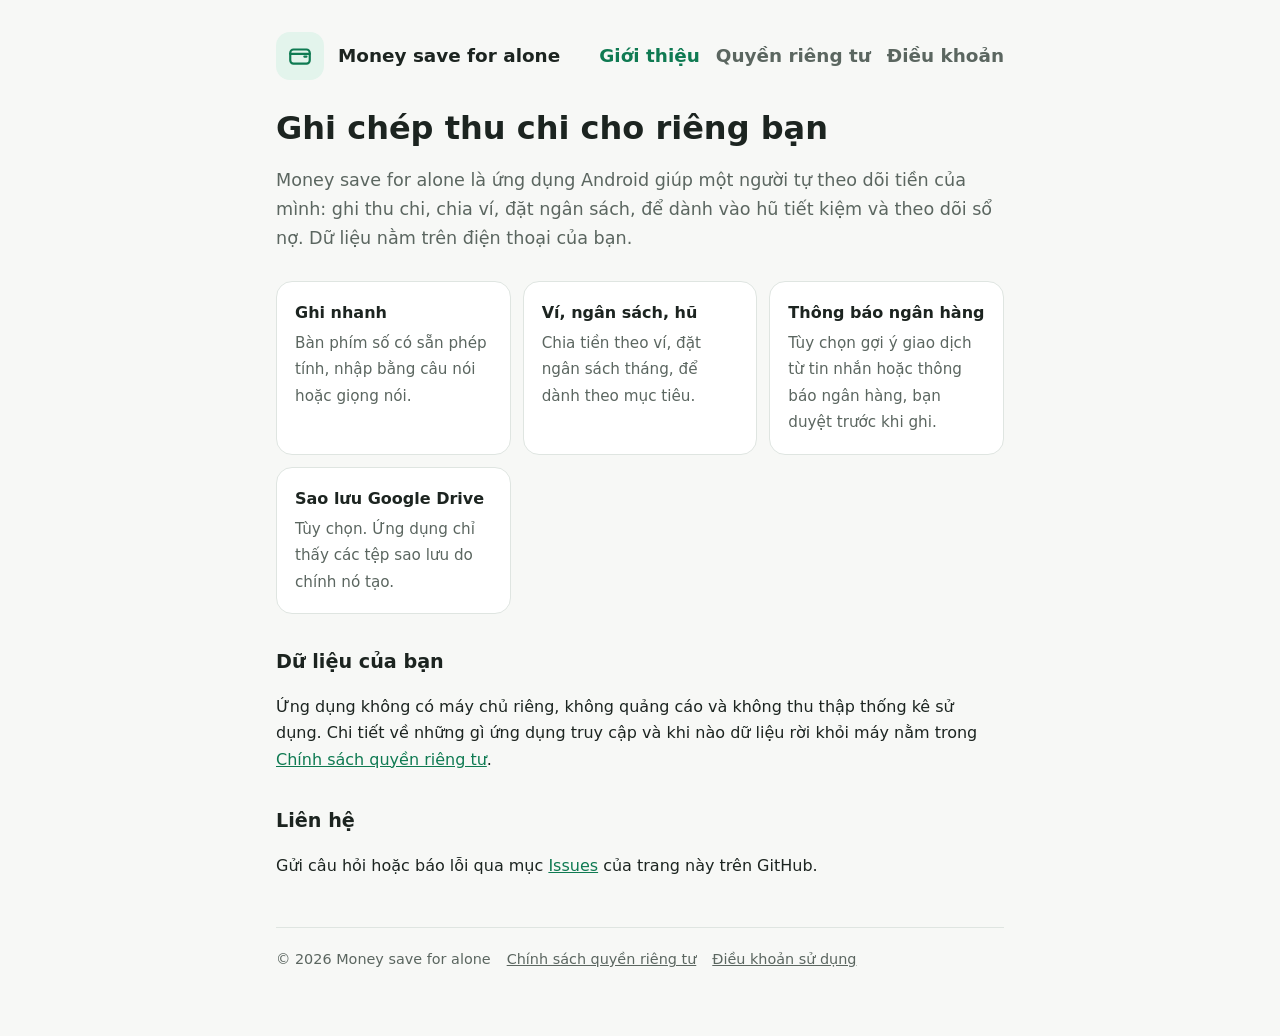
<file: index.html>
<!doctype html>
<html lang="vi">
<head>
<meta charset="utf-8">
<meta name="viewport" content="width=device-width, initial-scale=1">
<title>Money save for alone</title>
<meta name="description" content="Ứng dụng Android ghi chép thu chi cá nhân, dữ liệu nằm trên máy của bạn.">
<link rel="stylesheet" href="style.css">
</head>
<body>
<div class="wrap">
  <header>
    <div class="mark" aria-hidden="true">
      <svg width="26" height="26" viewBox="0 0 24 24" fill="none" stroke="currentColor" stroke-width="2" stroke-linecap="round" stroke-linejoin="round"><rect x="3" y="6" width="18" height="13" rx="3"/><path d="M16 12.5h2"/><path d="M3 10h18"/></svg>
    </div>
    <a href="./">Money save for alone</a>
    <nav>
      <a href="./" aria-current="page">Giới thiệu</a>
      <a href="privacy.html">Quyền riêng tư</a>
      <a href="terms.html">Điều khoản</a>
    </nav>
  </header>

  <main>
    <h1>Ghi chép thu chi cho riêng bạn</h1>
    <p class="lead">Money save for alone là ứng dụng Android giúp một người tự theo dõi tiền của mình: ghi thu chi, chia ví, đặt ngân sách, để dành vào hũ tiết kiệm và theo dõi sổ nợ. Dữ liệu nằm trên điện thoại của bạn.</p>

    <div class="cards">
      <div class="card"><strong>Ghi nhanh</strong><span>Bàn phím số có sẵn phép tính, nhập bằng câu nói hoặc giọng nói.</span></div>
      <div class="card"><strong>Ví, ngân sách, hũ</strong><span>Chia tiền theo ví, đặt ngân sách tháng, để dành theo mục tiêu.</span></div>
      <div class="card"><strong>Thông báo ngân hàng</strong><span>Tùy chọn gợi ý giao dịch từ tin nhắn hoặc thông báo ngân hàng, bạn duyệt trước khi ghi.</span></div>
      <div class="card"><strong>Sao lưu Google Drive</strong><span>Tùy chọn. Ứng dụng chỉ thấy các tệp sao lưu do chính nó tạo.</span></div>
    </div>

    <h2>Dữ liệu của bạn</h2>
    <p>Ứng dụng không có máy chủ riêng, không quảng cáo và không thu thập thống kê sử dụng. Chi tiết về những gì ứng dụng truy cập và khi nào dữ liệu rời khỏi máy nằm trong <a href="privacy.html">Chính sách quyền riêng tư</a>.</p>

    <h2>Liên hệ</h2>
    <p>Gửi câu hỏi hoặc báo lỗi qua mục <a href="https://github.com/UI-UX-USHP/money-save-for-alone/issues">Issues</a> của trang này trên GitHub.</p>
  </main>

  <footer>
    <span>© 2026 Money save for alone</span>
    <a href="privacy.html">Chính sách quyền riêng tư</a>
    <a href="terms.html">Điều khoản sử dụng</a>
  </footer>
</div>
</body>
</html>
</file>
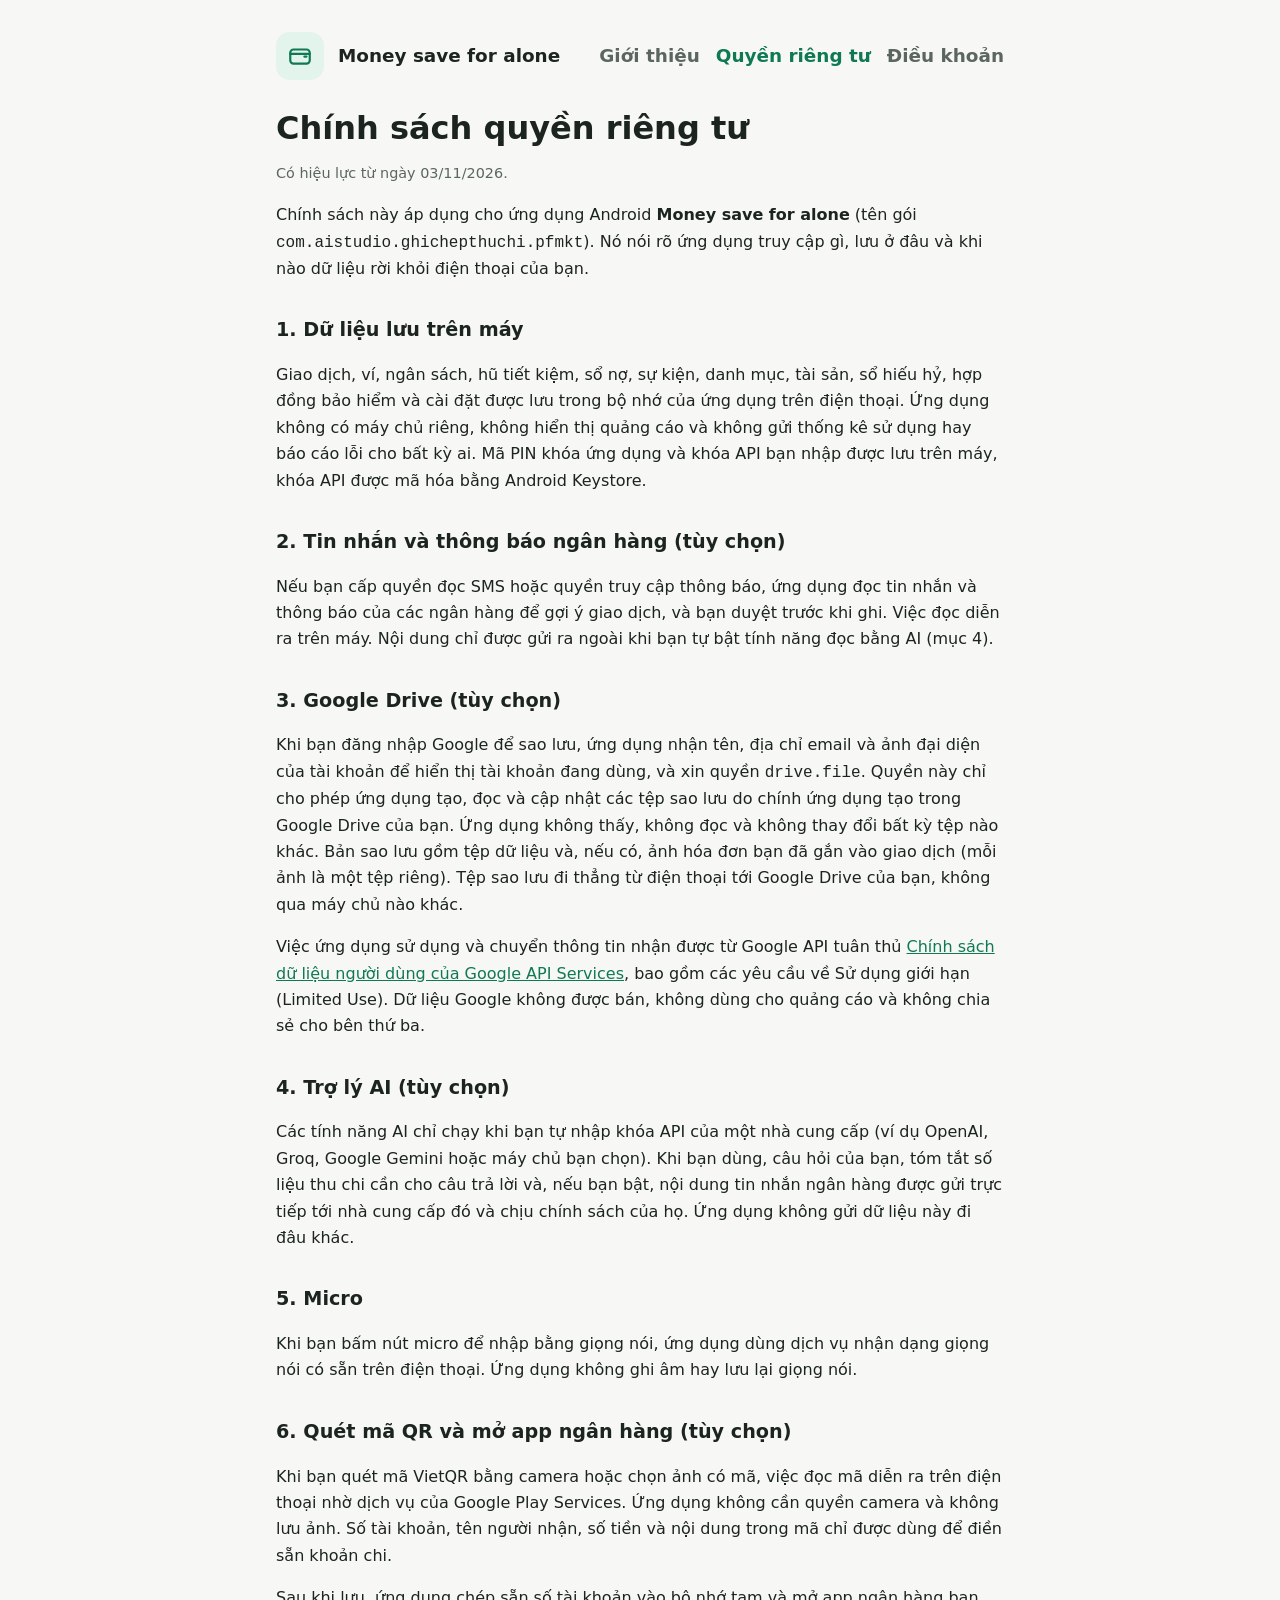
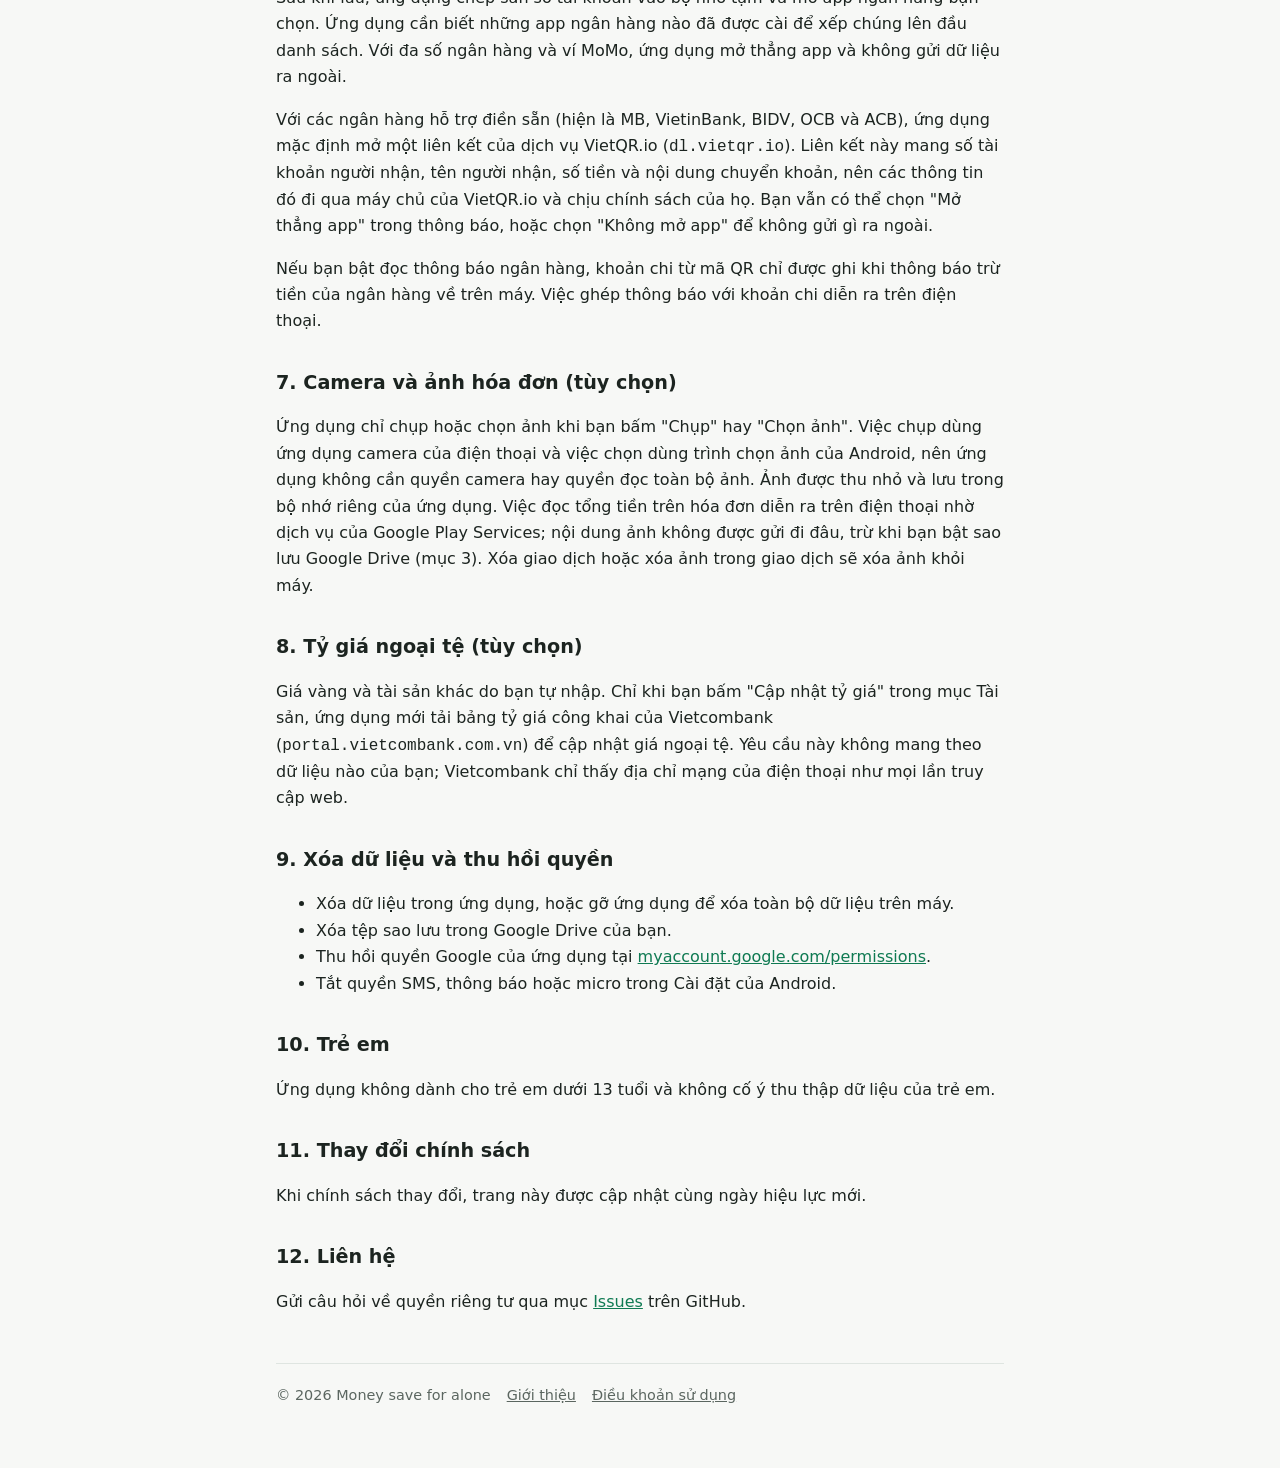
<file: privacy.html>
<!doctype html>
<html lang="vi">
<head>
<meta charset="utf-8">
<meta name="viewport" content="width=device-width, initial-scale=1">
<title>Quyền riêng tư</title>
<meta name="description" content="Chính sách quyền riêng tư của ứng dụng Money save for alone.">
<link rel="stylesheet" href="style.css">
</head>
<body>
<div class="wrap">
  <header>
    <div class="mark" aria-hidden="true">
      <svg width="26" height="26" viewBox="0 0 24 24" fill="none" stroke="currentColor" stroke-width="2" stroke-linecap="round" stroke-linejoin="round"><rect x="3" y="6" width="18" height="13" rx="3"/><path d="M16 12.5h2"/><path d="M3 10h18"/></svg>
    </div>
    <a href="./">Money save for alone</a>
    <nav>
      <a href="./">Giới thiệu</a>
      <a href="privacy.html" aria-current="page">Quyền riêng tư</a>
      <a href="terms.html">Điều khoản</a>
    </nav>
  </header>

  <main>
    <h1>Chính sách quyền riêng tư</h1>
    <p class="meta">Có hiệu lực từ ngày 03/11/2026.</p>
    <p>Chính sách này áp dụng cho ứng dụng Android <strong>Money save for alone</strong> (tên gói <code>com.aistudio.ghichepthuchi.pfmkt</code>). Nó nói rõ ứng dụng truy cập gì, lưu ở đâu và khi nào dữ liệu rời khỏi điện thoại của bạn.</p>

    <h2>1. Dữ liệu lưu trên máy</h2>
    <p>Giao dịch, ví, ngân sách, hũ tiết kiệm, sổ nợ, sự kiện, danh mục, tài sản, sổ hiếu hỷ, hợp đồng bảo hiểm và cài đặt được lưu trong bộ nhớ của ứng dụng trên điện thoại. Ứng dụng không có máy chủ riêng, không hiển thị quảng cáo và không gửi thống kê sử dụng hay báo cáo lỗi cho bất kỳ ai. Mã PIN khóa ứng dụng và khóa API bạn nhập được lưu trên máy, khóa API được mã hóa bằng Android Keystore.</p>

    <h2>2. Tin nhắn và thông báo ngân hàng (tùy chọn)</h2>
    <p>Nếu bạn cấp quyền đọc SMS hoặc quyền truy cập thông báo, ứng dụng đọc tin nhắn và thông báo của các ngân hàng để gợi ý giao dịch, và bạn duyệt trước khi ghi. Việc đọc diễn ra trên máy. Nội dung chỉ được gửi ra ngoài khi bạn tự bật tính năng đọc bằng AI (mục 4).</p>

    <h2>3. Google Drive (tùy chọn)</h2>
    <p>Khi bạn đăng nhập Google để sao lưu, ứng dụng nhận tên, địa chỉ email và ảnh đại diện của tài khoản để hiển thị tài khoản đang dùng, và xin quyền <code>drive.file</code>. Quyền này chỉ cho phép ứng dụng tạo, đọc và cập nhật các tệp sao lưu do chính ứng dụng tạo trong Google Drive của bạn. Ứng dụng không thấy, không đọc và không thay đổi bất kỳ tệp nào khác. Bản sao lưu gồm tệp dữ liệu và, nếu có, ảnh hóa đơn bạn đã gắn vào giao dịch (mỗi ảnh là một tệp riêng). Tệp sao lưu đi thẳng từ điện thoại tới Google Drive của bạn, không qua máy chủ nào khác.</p>
    <p>Việc ứng dụng sử dụng và chuyển thông tin nhận được từ Google API tuân thủ <a href="https://developers.google.com/terms/api-services-user-data-policy">Chính sách dữ liệu người dùng của Google API Services</a>, bao gồm các yêu cầu về Sử dụng giới hạn (Limited Use). Dữ liệu Google không được bán, không dùng cho quảng cáo và không chia sẻ cho bên thứ ba.</p>

    <h2>4. Trợ lý AI (tùy chọn)</h2>
    <p>Các tính năng AI chỉ chạy khi bạn tự nhập khóa API của một nhà cung cấp (ví dụ OpenAI, Groq, Google Gemini hoặc máy chủ bạn chọn). Khi bạn dùng, câu hỏi của bạn, tóm tắt số liệu thu chi cần cho câu trả lời và, nếu bạn bật, nội dung tin nhắn ngân hàng được gửi trực tiếp tới nhà cung cấp đó và chịu chính sách của họ. Ứng dụng không gửi dữ liệu này đi đâu khác.</p>

    <h2>5. Micro</h2>
    <p>Khi bạn bấm nút micro để nhập bằng giọng nói, ứng dụng dùng dịch vụ nhận dạng giọng nói có sẵn trên điện thoại. Ứng dụng không ghi âm hay lưu lại giọng nói.</p>

    <h2>6. Quét mã QR và mở app ngân hàng (tùy chọn)</h2>
    <p>Khi bạn quét mã VietQR bằng camera hoặc chọn ảnh có mã, việc đọc mã diễn ra trên điện thoại nhờ dịch vụ của Google Play Services. Ứng dụng không cần quyền camera và không lưu ảnh. Số tài khoản, tên người nhận, số tiền và nội dung trong mã chỉ được dùng để điền sẵn khoản chi.</p>
    <p>Sau khi lưu, ứng dụng chép sẵn số tài khoản vào bộ nhớ tạm và mở app ngân hàng bạn chọn. Ứng dụng cần biết những app ngân hàng nào đã được cài để xếp chúng lên đầu danh sách. Với đa số ngân hàng và ví MoMo, ứng dụng mở thẳng app và không gửi dữ liệu ra ngoài.</p>
    <p>Với các ngân hàng hỗ trợ điền sẵn (hiện là MB, VietinBank, BIDV, OCB và ACB), ứng dụng mặc định mở một liên kết của dịch vụ VietQR.io (<code>dl.vietqr.io</code>). Liên kết này mang số tài khoản người nhận, tên người nhận, số tiền và nội dung chuyển khoản, nên các thông tin đó đi qua máy chủ của VietQR.io và chịu chính sách của họ. Bạn vẫn có thể chọn "Mở thẳng app" trong thông báo, hoặc chọn "Không mở app" để không gửi gì ra ngoài.</p>
    <p>Nếu bạn bật đọc thông báo ngân hàng, khoản chi từ mã QR chỉ được ghi khi thông báo trừ tiền của ngân hàng về trên máy. Việc ghép thông báo với khoản chi diễn ra trên điện thoại.</p>

    <h2>7. Camera và ảnh hóa đơn (tùy chọn)</h2>
    <p>Ứng dụng chỉ chụp hoặc chọn ảnh khi bạn bấm "Chụp" hay "Chọn ảnh". Việc chụp dùng ứng dụng camera của điện thoại và việc chọn dùng trình chọn ảnh của Android, nên ứng dụng không cần quyền camera hay quyền đọc toàn bộ ảnh. Ảnh được thu nhỏ và lưu trong bộ nhớ riêng của ứng dụng. Việc đọc tổng tiền trên hóa đơn diễn ra trên điện thoại nhờ dịch vụ của Google Play Services; nội dung ảnh không được gửi đi đâu, trừ khi bạn bật sao lưu Google Drive (mục 3). Xóa giao dịch hoặc xóa ảnh trong giao dịch sẽ xóa ảnh khỏi máy.</p>

    <h2>8. Tỷ giá ngoại tệ (tùy chọn)</h2>
    <p>Giá vàng và tài sản khác do bạn tự nhập. Chỉ khi bạn bấm "Cập nhật tỷ giá" trong mục Tài sản, ứng dụng mới tải bảng tỷ giá công khai của Vietcombank (<code>portal.vietcombank.com.vn</code>) để cập nhật giá ngoại tệ. Yêu cầu này không mang theo dữ liệu nào của bạn; Vietcombank chỉ thấy địa chỉ mạng của điện thoại như mọi lần truy cập web.</p>

    <h2>9. Xóa dữ liệu và thu hồi quyền</h2>
    <ul>
      <li>Xóa dữ liệu trong ứng dụng, hoặc gỡ ứng dụng để xóa toàn bộ dữ liệu trên máy.</li>
      <li>Xóa tệp sao lưu trong Google Drive của bạn.</li>
      <li>Thu hồi quyền Google của ứng dụng tại <a href="https://myaccount.google.com/permissions">myaccount.google.com/permissions</a>.</li>
      <li>Tắt quyền SMS, thông báo hoặc micro trong Cài đặt của Android.</li>
    </ul>

    <h2>10. Trẻ em</h2>
    <p>Ứng dụng không dành cho trẻ em dưới 13 tuổi và không cố ý thu thập dữ liệu của trẻ em.</p>

    <h2>11. Thay đổi chính sách</h2>
    <p>Khi chính sách thay đổi, trang này được cập nhật cùng ngày hiệu lực mới.</p>

    <h2>12. Liên hệ</h2>
    <p>Gửi câu hỏi về quyền riêng tư qua mục <a href="https://github.com/UI-UX-USHP/money-save-for-alone/issues">Issues</a> trên GitHub.</p>
  </main>

  <footer>
    <span>© 2026 Money save for alone</span>
    <a href="./">Giới thiệu</a>
    <a href="terms.html">Điều khoản sử dụng</a>
  </footer>
</div>
</body>
</html>
</file>
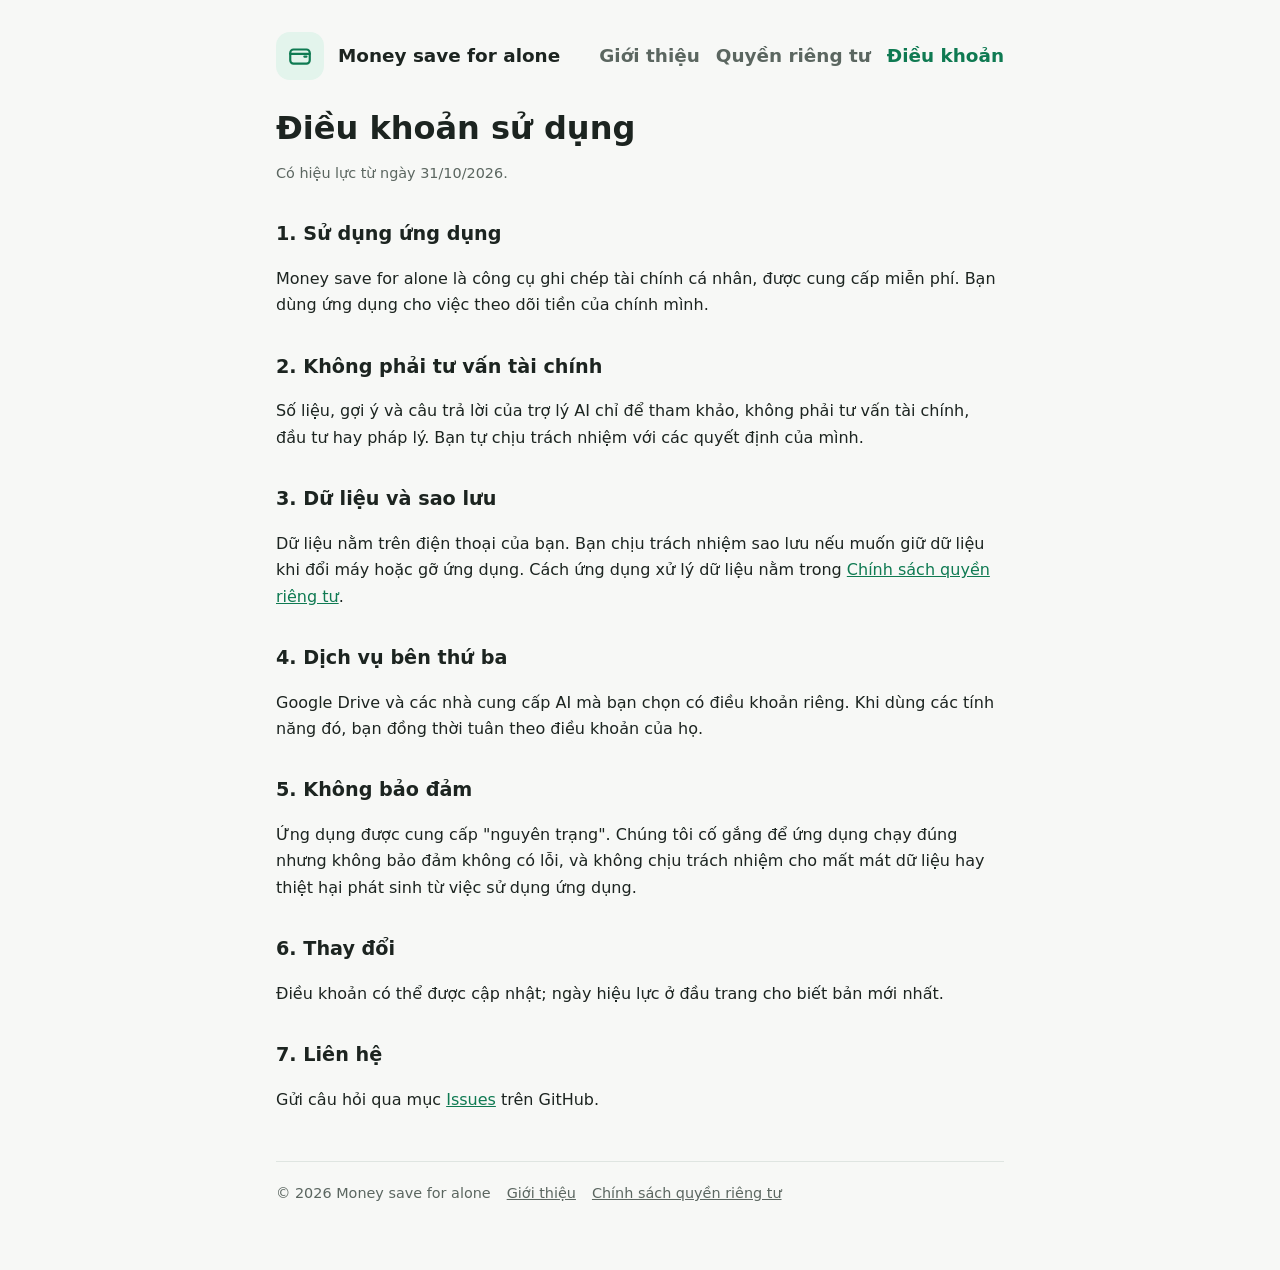
<file: terms.html>
<!doctype html>
<html lang="vi">
<head>
<meta charset="utf-8">
<meta name="viewport" content="width=device-width, initial-scale=1">
<title>Điều khoản sử dụng</title>
<meta name="description" content="Điều khoản sử dụng ứng dụng Money save for alone.">
<link rel="stylesheet" href="style.css">
</head>
<body>
<div class="wrap">
  <header>
    <div class="mark" aria-hidden="true">
      <svg width="26" height="26" viewBox="0 0 24 24" fill="none" stroke="currentColor" stroke-width="2" stroke-linecap="round" stroke-linejoin="round"><rect x="3" y="6" width="18" height="13" rx="3"/><path d="M16 12.5h2"/><path d="M3 10h18"/></svg>
    </div>
    <a href="./">Money save for alone</a>
    <nav>
      <a href="./">Giới thiệu</a>
      <a href="privacy.html">Quyền riêng tư</a>
      <a href="terms.html" aria-current="page">Điều khoản</a>
    </nav>
  </header>

  <main>
    <h1>Điều khoản sử dụng</h1>
    <p class="meta">Có hiệu lực từ ngày 31/10/2026.</p>

    <h2>1. Sử dụng ứng dụng</h2>
    <p>Money save for alone là công cụ ghi chép tài chính cá nhân, được cung cấp miễn phí. Bạn dùng ứng dụng cho việc theo dõi tiền của chính mình.</p>

    <h2>2. Không phải tư vấn tài chính</h2>
    <p>Số liệu, gợi ý và câu trả lời của trợ lý AI chỉ để tham khảo, không phải tư vấn tài chính, đầu tư hay pháp lý. Bạn tự chịu trách nhiệm với các quyết định của mình.</p>

    <h2>3. Dữ liệu và sao lưu</h2>
    <p>Dữ liệu nằm trên điện thoại của bạn. Bạn chịu trách nhiệm sao lưu nếu muốn giữ dữ liệu khi đổi máy hoặc gỡ ứng dụng. Cách ứng dụng xử lý dữ liệu nằm trong <a href="privacy.html">Chính sách quyền riêng tư</a>.</p>

    <h2>4. Dịch vụ bên thứ ba</h2>
    <p>Google Drive và các nhà cung cấp AI mà bạn chọn có điều khoản riêng. Khi dùng các tính năng đó, bạn đồng thời tuân theo điều khoản của họ.</p>

    <h2>5. Không bảo đảm</h2>
    <p>Ứng dụng được cung cấp "nguyên trạng". Chúng tôi cố gắng để ứng dụng chạy đúng nhưng không bảo đảm không có lỗi, và không chịu trách nhiệm cho mất mát dữ liệu hay thiệt hại phát sinh từ việc sử dụng ứng dụng.</p>

    <h2>6. Thay đổi</h2>
    <p>Điều khoản có thể được cập nhật; ngày hiệu lực ở đầu trang cho biết bản mới nhất.</p>

    <h2>7. Liên hệ</h2>
    <p>Gửi câu hỏi qua mục <a href="https://github.com/UI-UX-USHP/money-save-for-alone/issues">Issues</a> trên GitHub.</p>
  </main>

  <footer>
    <span>© 2026 Money save for alone</span>
    <a href="./">Giới thiệu</a>
    <a href="privacy.html">Chính sách quyền riêng tư</a>
  </footer>
</div>
</body>
</html>
</file>
<file: style.css>
:root {
  --bg: #f7f8f6;
  --surface: #ffffff;
  --text: #1c2420;
  --muted: #5b6660;
  --accent: #0f7a52;
  --accent-soft: #e3f4ec;
  --line: #dfe5e1;
}
@media (prefers-color-scheme: dark) {
  :root:not([data-theme="light"]) {
    --bg: #111613;
    --surface: #182019;
    --text: #e6ece8;
    --muted: #9fada5;
    --accent: #4cc893;
    --accent-soft: #1d3328;
    --line: #2a352f;
  }
}
:root[data-theme="dark"] {
  --bg: #111613;
  --surface: #182019;
  --text: #e6ece8;
  --muted: #9fada5;
  --accent: #4cc893;
  --accent-soft: #1d3328;
  --line: #2a352f;
}
* { box-sizing: border-box; }
body {
  margin: 0;
  background: var(--bg);
  color: var(--text);
  font: 16px/1.65 "Be Vietnam Pro", system-ui, -apple-system, "Segoe UI", Roboto, sans-serif;
}
.wrap { max-width: 760px; margin: 0 auto; padding: 32px 16px 64px; }
header { display: flex; align-items: center; gap: 14px; margin-bottom: 28px; }
.mark {
  width: 48px; height: 48px; border-radius: 14px; flex: none;
  background: var(--accent-soft); color: var(--accent);
  display: grid; place-items: center;
}
header a { color: inherit; text-decoration: none; font-weight: 700; font-size: 1.15rem; }
nav { margin-left: auto; display: flex; gap: 16px; font-size: .95rem; }
nav a { color: var(--muted); text-decoration: none; }
nav a:hover, nav a[aria-current="page"] { color: var(--accent); }
h1 { font-size: 2rem; line-height: 1.25; margin: 0 0 12px; }
h2 { font-size: 1.2rem; margin: 32px 0 8px; }
p, li { color: var(--text); }
.lead { color: var(--muted); font-size: 1.1rem; margin-bottom: 28px; }
.cards { display: grid; grid-template-columns: repeat(auto-fit, minmax(210px, 1fr)); gap: 12px; margin: 24px 0; }
.card { background: var(--surface); border: 1px solid var(--line); border-radius: 16px; padding: 18px; }
.card strong { display: block; margin-bottom: 4px; }
.card span { color: var(--muted); font-size: .95rem; }
a { color: var(--accent); }
.meta { color: var(--muted); font-size: .9rem; }
footer { margin-top: 48px; padding-top: 20px; border-top: 1px solid var(--line); color: var(--muted); font-size: .9rem; display: flex; flex-wrap: wrap; gap: 16px; }
footer a { color: var(--muted); }
@media (max-width: 520px) {
  header { flex-wrap: wrap; }
  nav { margin-left: 0; width: 100%; }
  h1 { font-size: 1.6rem; }
}
</file>
